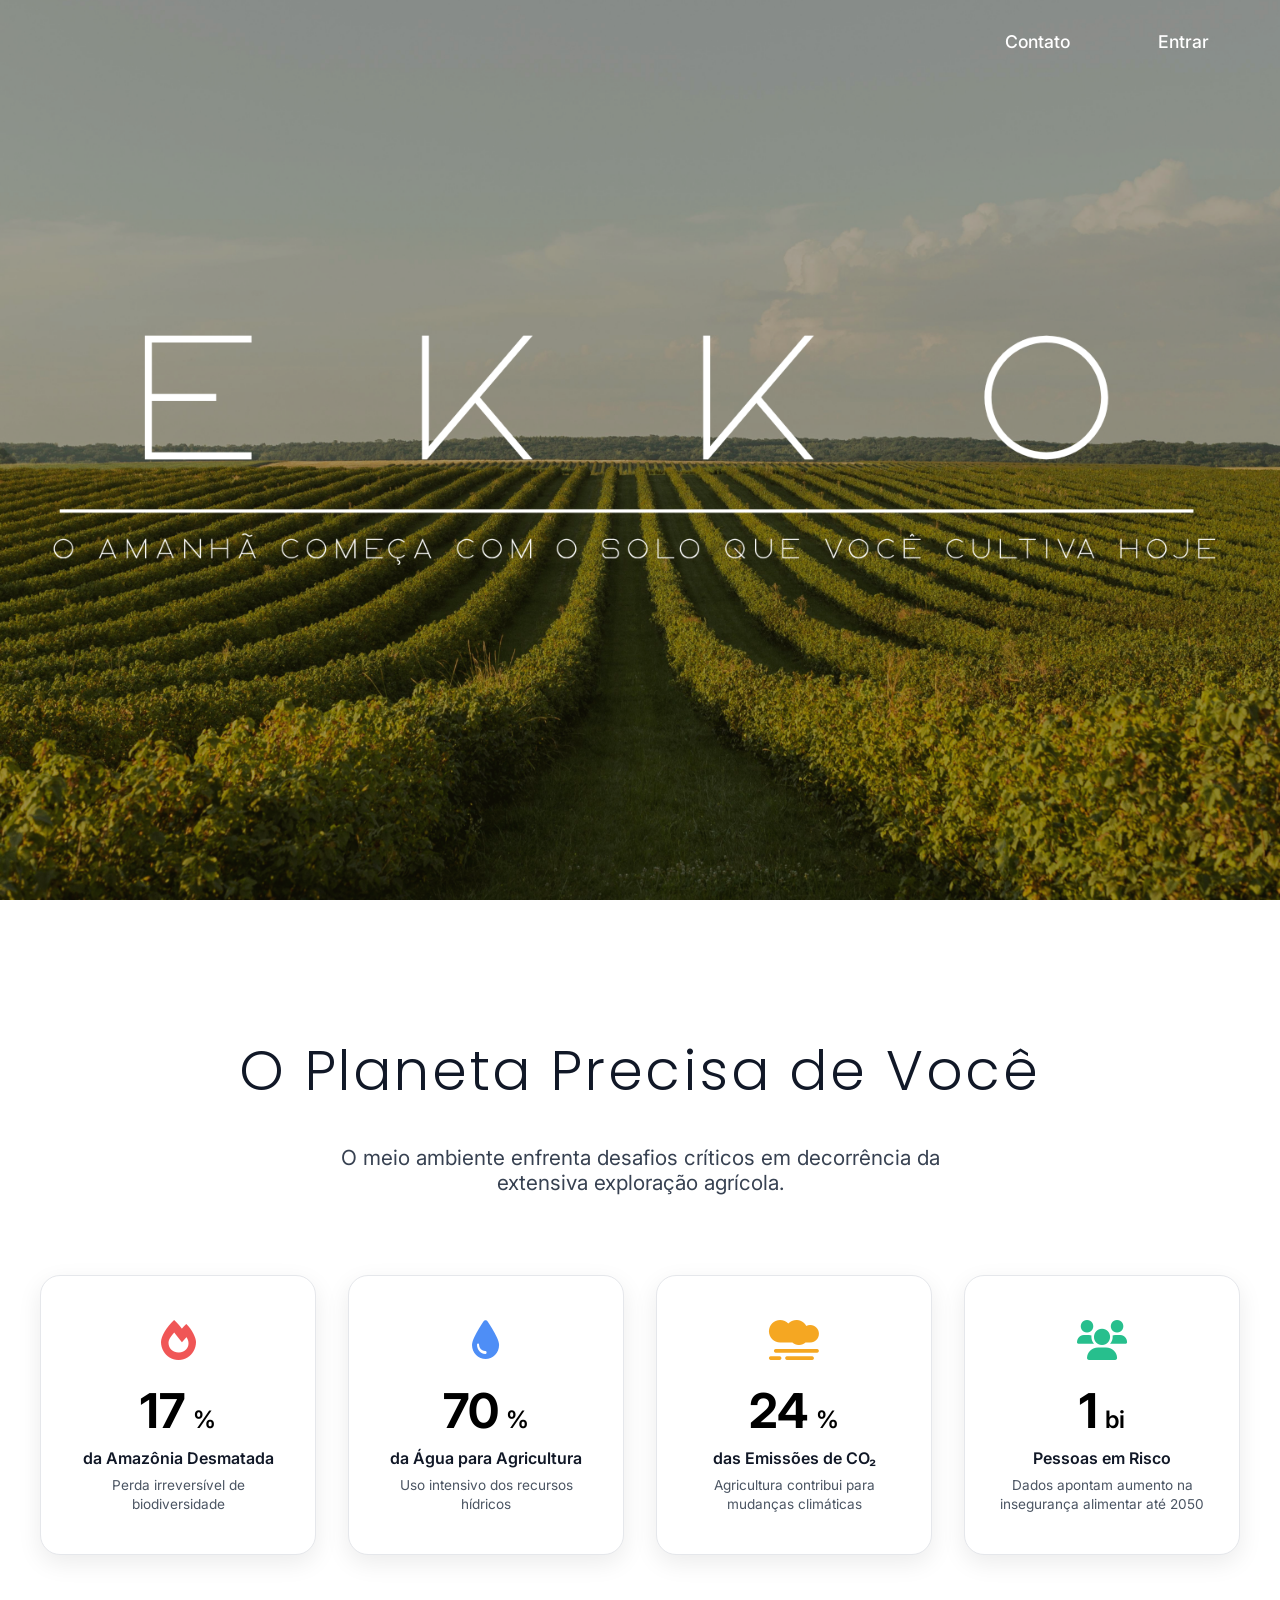
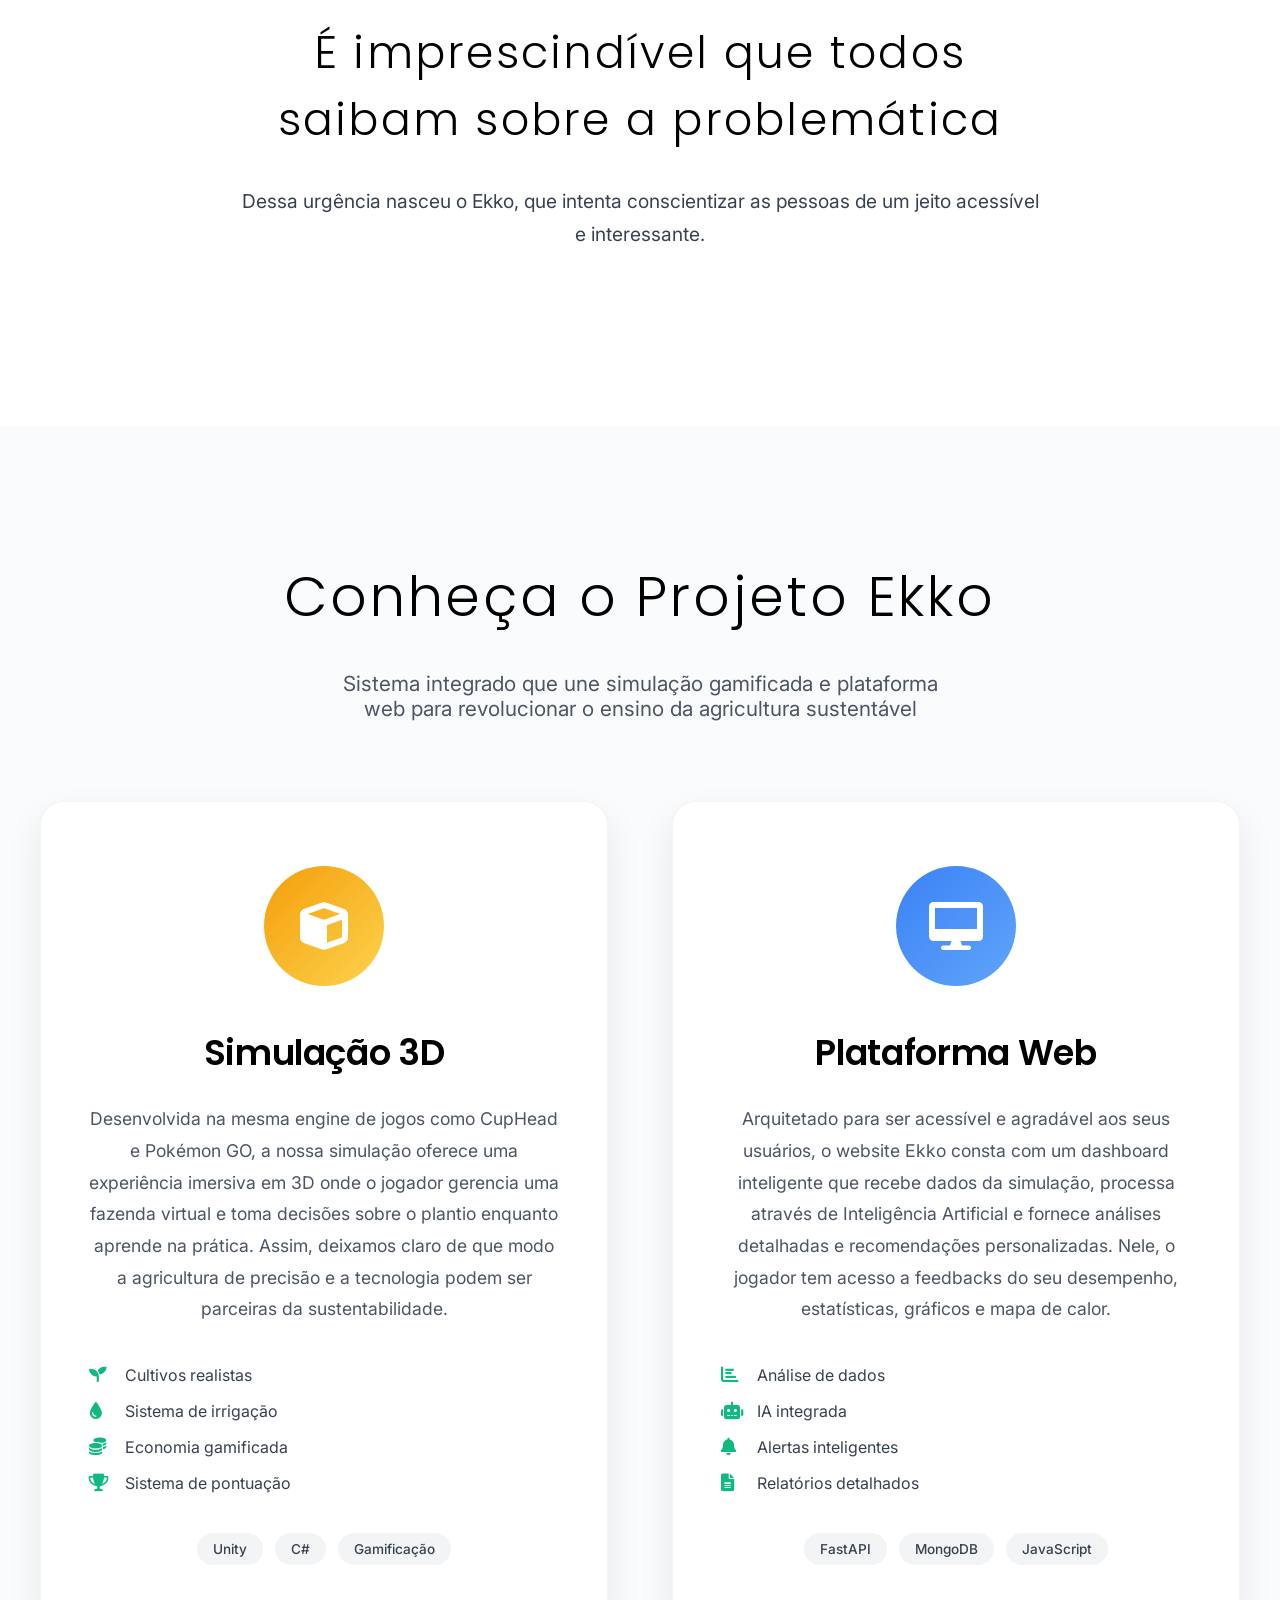
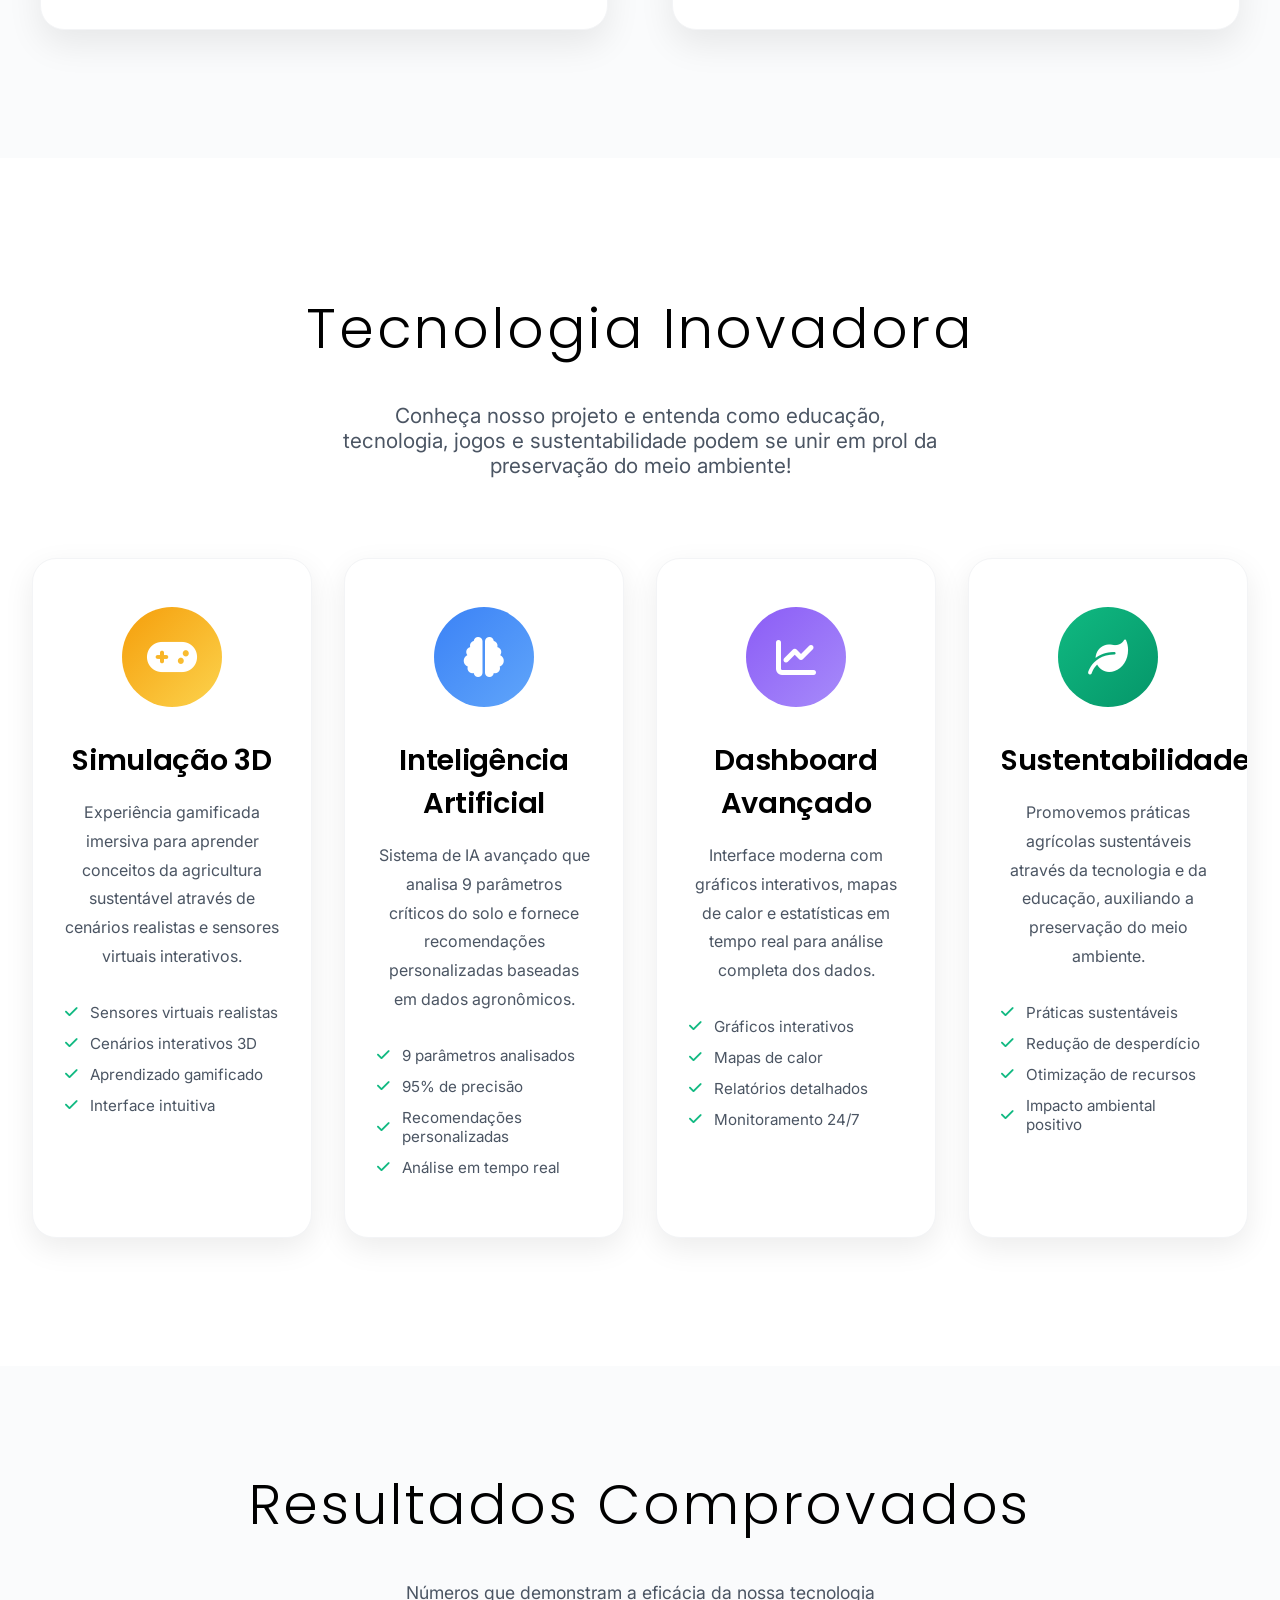
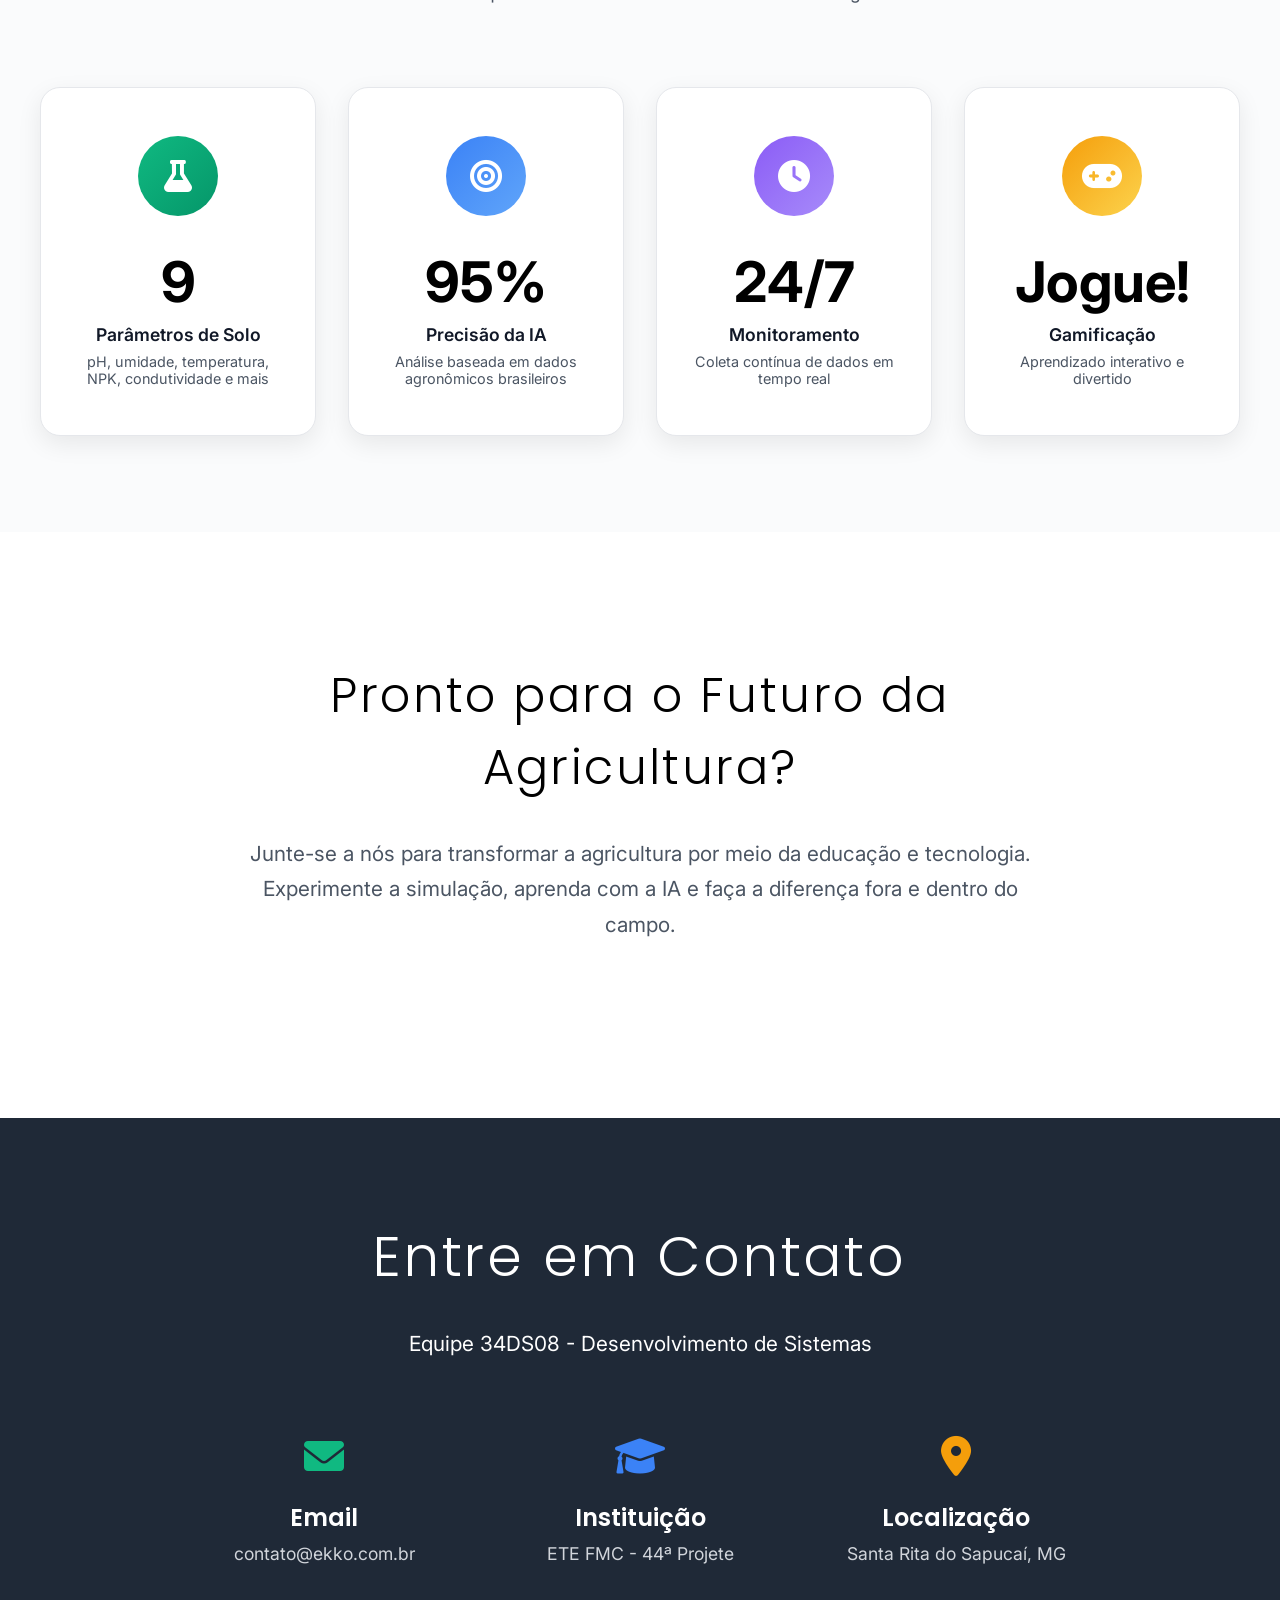
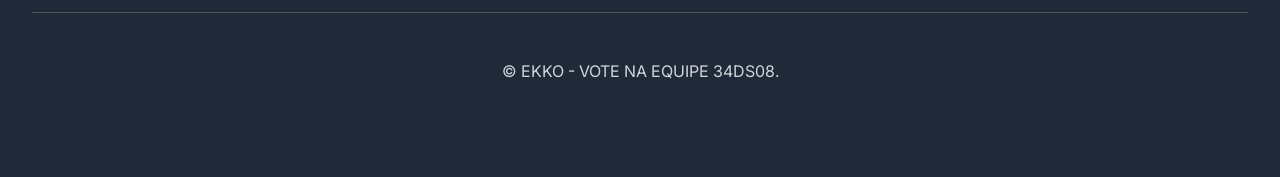
<file: Frontend/pages/index.html>
<!DOCTYPE html>
<html lang="pt-BR">
<head>
    <meta charset="UTF-8">
    <meta name="viewport" content="width=device-width, initial-scale=1.0">
    <title>EKKO - Agricultura Inteligente Unity</title>
    <link href="https://cdnjs.cloudflare.com/ajax/libs/font-awesome/6.0.0/css/all.min.css" rel="stylesheet">
    <link href="https://fonts.googleapis.com/css2?family=Inter:wght@300;400;500;600;700&family=Poppins:wght@300;400;500;600;700&display=swap" rel="stylesheet">
    <link href="../css/index.css" rel="stylesheet">

</head>
<body>
    <header>
        <nav class="navigation">
            <a href="#contato" class="btn-contact">Contato</a>
            <a href="login.html" class="btn-login">Entrar</a>
        </nav>
    </header>

    <!-- Hero Section -->
    <section class="hero-section"></section>

    <!-- Environmental Call-to-Action Section -->
    <section class="environmental-cta-section">
        <div class="environmental-bg"></div>
        
        <div class="section-header">
            <h2 class="section-title" style="color: var(--gray-900);">O Planeta Precisa de Você</h2>
            <p class="section-subtitle" style="color: var(--gray-700);">
                O meio ambiente enfrenta desafios críticos em decorrência da extensiva exploração agrícola.
            </p>
        </div>
        
        <div class="environmental-stats">
            <div class="env-stat-card">
                <div class="env-stat-icon">
                    <i class="fas fa-fire"></i>
                </div>
                <div class="env-stat-number" data-target="17">0</div>
                <div class="env-stat-unit">%</div>
                <div class="env-stat-label">da Amazônia Desmatada</div>
                <div class="env-stat-description">Perda irreversível de biodiversidade</div>
            </div>
            
            <div class="env-stat-card">
                <div class="env-stat-icon">
                    <i class="fas fa-tint"></i>
                </div>
                <div class="env-stat-number" data-target="70">0</div>
                <div class="env-stat-unit">%</div>
                <div class="env-stat-label">da Água para Agricultura</div>
                <div class="env-stat-description">Uso intensivo dos recursos hídricos</div>
            </div>
            
            <div class="env-stat-card">
                <div class="env-stat-icon">
                    <i class="fas fa-smog"></i>
                </div>
                <div class="env-stat-number" data-target="24">0</div>
                <div class="env-stat-unit">%</div>
                <div class="env-stat-label">das Emissões de CO₂</div>
                <div class="env-stat-description">Agricultura contribui para mudanças climáticas</div>
            </div>
            
            <div class="env-stat-card">
                <div class="env-stat-icon">
                    <i class="fas fa-users"></i>
                </div>
                <div class="env-stat-number" data-target="1">0</div>
                <div class="env-stat-unit">bi</div>
                <div class="env-stat-label">Pessoas em Risco</div>
                <div class="env-stat-description">Dados apontam aumento na insegurança alimentar até 2050</div>
            </div>
        </div>
        
        <div class="environmental-message">
            <h3 class="env-message-title">É imprescindível que todos saibam sobre a problemática </h3>
            <p class="env-message-text">
                Dessa urgência nasceu o Ekko, que intenta conscientizar as pessoas de um jeito acessível e interessante.
            </p>
            

        </div>
    </section>

    <!-- About EKKO Section -->
    <section class="about-ekko-section">
        <div class="section-header">
            <h2 class="section-title">Conheça o Projeto Ekko</h2>
            <p class="section-subtitle">
                Sistema integrado que une simulação gamificada e plataforma web para revolucionar o ensino da agricultura sustentável
            </p>
        </div>
        
        <div class="about-cards">
            <div class="about-card simulation">
                <div class="about-icon">
                    <i class="fas fa-cube"></i>
                </div>
                <h3 class="about-title">Simulação 3D</h3>
                <p class="about-description">
                    Desenvolvida na mesma engine de jogos como CupHead e Pokémon GO, a nossa simulação oferece uma experiência 
                    imersiva em 3D onde o jogador gerencia uma fazenda virtual e toma decisões sobre o plantio
                    enquanto aprende na prática. Assim, deixamos claro de que modo a agricultura de precisão e a tecnologia podem ser 
                    parceiras da sustentabilidade.
                </p>
                <ul class="about-features">
                    <li><i class="fas fa-seedling"></i> Cultivos realistas</li>
                    <li><i class="fas fa-tint"></i> Sistema de irrigação</li>
                    <li><i class="fas fa-coins"></i> Economia gamificada</li>
                    <li><i class="fas fa-trophy"></i> Sistema de pontuação</li>
                </ul>
                <div class="about-tech">
                    <span class="tech-badge">Unity </span>
                    <span class="tech-badge">C#</span>
                    <span class="tech-badge">Gamificação</span>
                </div>
            </div>
            
            <div class="about-card platform">
                <div class="about-icon">
                    <i class="fas fa-desktop"></i>
                </div>
                <h3 class="about-title">Plataforma Web</h3>
                <p class="about-description">
                    Arquitetado para ser acessível e agradável aos seus usuários, o website Ekko 
                    consta com um dashboard inteligente que recebe dados da simulação, processa 
                    através de Inteligência Artificial e fornece análises detalhadas e recomendações personalizadas. 
                    Nele, o jogador tem acesso a feedbacks do seu desempenho, estatísticas, gráficos e mapa de calor.
                </p>
                <ul class="about-features">
                    <li><i class="fas fa-chart-bar"></i> Análise de dados</li>
                    <li><i class="fas fa-robot"></i> IA integrada</li>
                    <li><i class="fas fa-bell"></i> Alertas inteligentes</li>
                    <li><i class="fas fa-file-alt"></i> Relatórios detalhados</li>
                </ul>
                <div class="about-tech">
                    <span class="tech-badge">FastAPI</span>
                    <span class="tech-badge">MongoDB</span>
                    <span class="tech-badge">JavaScript</span>
                </div>
            </div>
        </div>
    </section>
        
    <!-- Features Section -->
    <section id="features" class="features-section">
        <div class="section-header">
            <h2 class="section-title">Tecnologia Inovadora</h2>
            <p class="section-subtitle">
                Conheça nosso projeto e entenda como educação, tecnologia, jogos e 
                sustentabilidade podem se unir em prol da preservação do meio ambiente!
            </p>
        </div>
        
        <div class="features-grid">
            <div class="feature-card">
                <div class="feature-icon unity">
                    <i class="fas fa-gamepad"></i>
                </div>
                <h3 class="feature-title">Simulação 3D</h3>
                <p class="feature-description">
                    Experiência gamificada imersiva para aprender conceitos da agricultura sustentável 
                    através de cenários realistas e sensores virtuais interativos.
                </p>
                <ul class="feature-details">
                    <li><i class="fas fa-check"></i> Sensores virtuais realistas</li>
                    <li><i class="fas fa-check"></i> Cenários interativos 3D</li>
                    <li><i class="fas fa-check"></i> Aprendizado gamificado</li>
                    <li><i class="fas fa-check"></i> Interface intuitiva</li>
                </ul>
            </div>
            
            <div class="feature-card">
                <div class="feature-icon ai">
                    <i class="fas fa-brain"></i>
                </div>
                <h3 class="feature-title">Inteligência Artificial</h3>
                <p class="feature-description">
                    Sistema de IA avançado que analisa 9 parâmetros críticos do solo e 
                    fornece recomendações personalizadas baseadas em dados agronômicos.
                </p>
                <ul class="feature-details">
                    <li><i class="fas fa-check"></i> 9 parâmetros analisados</li>
                    <li><i class="fas fa-check"></i> 95% de precisão</li>
                    <li><i class="fas fa-check"></i> Recomendações personalizadas</li>
                    <li><i class="fas fa-check"></i> Análise em tempo real</li>
                </ul>
            </div>
            
            <div class="feature-card">
                <div class="feature-icon analytics">
                    <i class="fas fa-chart-line"></i>
                </div>
                <h3 class="feature-title">Dashboard Avançado</h3>
                <p class="feature-description">
                    Interface moderna com gráficos interativos, mapas de calor e 
                    estatísticas em tempo real para análise completa dos dados.
                </p>
                <ul class="feature-details">
                    <li><i class="fas fa-check"></i> Gráficos interativos</li>
                    <li><i class="fas fa-check"></i> Mapas de calor</li>
                    <li><i class="fas fa-check"></i> Relatórios detalhados</li>
                    <li><i class="fas fa-check"></i> Monitoramento 24/7</li>
                </ul>
            </div>
            
            <div class="feature-card">
                <div class="feature-icon sustainability">
                    <i class="fas fa-leaf"></i>
                </div>
                <h3 class="feature-title">Sustentabilidade</h3>
                <p class="feature-description">
                    Promovemos práticas agrícolas sustentáveis através da tecnologia e da educação, 
                    auxiliando a preservação do meio ambiente.
                </p>
                <ul class="feature-details">
                    <li><i class="fas fa-check"></i> Práticas sustentáveis</li>
                    <li><i class="fas fa-check"></i> Redução de desperdício</li>
                    <li><i class="fas fa-check"></i> Otimização de recursos</li>
                    <li><i class="fas fa-check"></i> Impacto ambiental positivo</li>
                </ul>
            </div>
        </div>
    </section>

    <!-- Stats Section -->
    <section class="stats-section">
        <div class="stats-bg"></div>
        
        <div class="section-header">
            <h2 class="section-title">Resultados Comprovados</h2>
            <p class="section-subtitle" style="color: var(--gray-600); font-size: 1.1rem; font-weight: 400; line-height: 1.6; max-width: 600px; margin: 0 auto;">
                Números que demonstram a eficácia da nossa tecnologia
            </p>
        </div>
        
        <div class="stats-grid">
            <div class="stat-card">
                <div class="stat-icon" style="background: linear-gradient(135deg, var(--secondary-green), var(--primary-green));">
                    <i class="fas fa-flask"></i>
                </div>
                <div class="stat-number" data-target="9">0</div>
                <div class="stat-label">Parâmetros de Solo</div>
                <div class="stat-description">pH, umidade, temperatura, NPK, condutividade e mais</div>
            </div>
            
            <div class="stat-card">
                <div class="stat-icon" style="background: linear-gradient(135deg, var(--tech-blue), #60A5FA);">
                    <i class="fas fa-bullseye"></i>
                </div>
                <div class="stat-number" data-target="95">0</div>
                <div class="stat-label">Precisão da IA</div>
                <div class="stat-description">Análise baseada em dados agronômicos brasileiros</div>
            </div>
            
            <div class="stat-card">
                <div class="stat-icon" style="background: linear-gradient(135deg, var(--purple), #A78BFA);">
                    <i class="fas fa-clock"></i>
                </div>
                <div class="stat-number">24/7</div>
                <div class="stat-label">Monitoramento</div>
                <div class="stat-description">Coleta contínua de dados em tempo real</div>
            </div>
            
            <div class="stat-card">
                <div class="stat-icon" style="background: linear-gradient(135deg, var(--orange), #FCD34D);">
                    <i class="fas fa-gamepad"></i>
                </div>
                <div class="stat-number">Jogue!</div>
                <div class="stat-label">Gamificação</div>
                <div class="stat-description">Aprendizado interativo e divertido</div>
            </div>
        </div>
    </section>

    <!-- CTA Section -->
    <section class="cta-section">
        <div class="cta-content">
            <h2 class="cta-title">Pronto para o Futuro da Agricultura?</h2>
            <p class="cta-description">                
                Junte-se a nós para transformar a agricultura por meio da educação e tecnologia.
                Experimente a simulação, aprenda com a IA e faça a diferença fora e dentro do campo.
            </p>
        </div>
    </section>

    <!-- Contact Section -->
    <section id="contato" class="contact-section">
        <div class="section-header">
            <h2 class="section-title">Entre em Contato</h2>
            <p class="section-subtitle">
                Equipe 34DS08 - Desenvolvimento de Sistemas
            </p>
        </div>
        
        <div class="contact-grid">
            <div class="contact-item">
                <i class="fas fa-envelope contact-icon green"></i>
                <h3 class="contact-title">Email</h3>
                <p class="contact-info">contato@ekko.com.br</p>
            </div>
            
            <div class="contact-item">
                <i class="fas fa-graduation-cap contact-icon blue"></i>
                <h3 class="contact-title">Instituição</h3>
                <p class="contact-info">ETE FMC - 44ª Projete</p>
            </div>
            
            <div class="contact-item">
                <i class="fas fa-map-marker-alt contact-icon orange"></i>
                <h3 class="contact-title">Localização</h3>
                <p class="contact-info">Santa Rita do Sapucaí, MG</p>
            </div>
        </div>
        
        <div class="footer">
            <p>&copy; EKKO - VOTE NA EQUIPE 34DS08.</p>
        </div>
    </section>

    <script src="../js/index.js"></script>
</body>
</html>
</file>
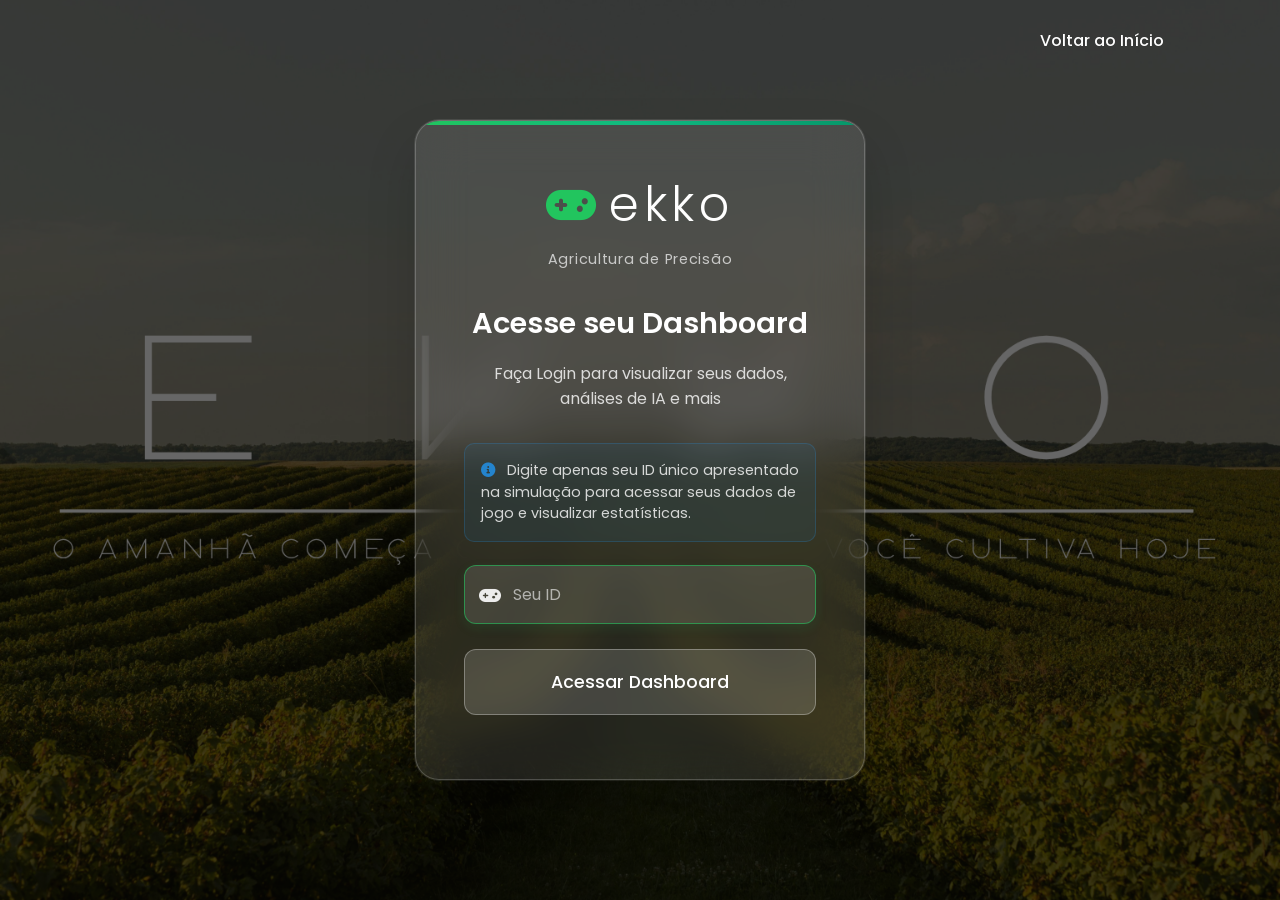
<file: Frontend/pages/login.html>
<!DOCTYPE html>
<html lang="pt-BR">
<head>
    <meta charset="UTF-8">
    <meta name="viewport" content="width=device-width, initial-scale=1.0">
    <title>EKKO Unity - Login</title>
    <link href="https://cdnjs.cloudflare.com/ajax/libs/font-awesome/6.0.0/css/all.min.css" rel="stylesheet">
    <link href="https://fonts.googleapis.com/css2?family=Poppins:wght@300;400;500;600;700&display=swap" rel="stylesheet">
    <link href="../css/login.css" rel="stylesheet">
</head>
<body>
    <header class="header">
        <nav class="nav-links">
            <a href="index.html">Voltar ao Início</a>
        </nav>
    </header>

    <div class="container">
        <div class="logo-container">
            <div class="logo">
                <i class="fas fa-gamepad"></i>
                ekko
            </div>
            <div class="logo-subtitle">Agricultura de Precisão</div>
        </div>
        
        <h2 class="form-title">Acesse seu Dashboard</h2>
        <p class="form-subtitle">Faça Login para visualizar seus dados, análises de IA e mais</p>
        
        <div class="info-box">
            <i class="fas fa-info-circle"></i>
            Digite apenas seu ID único apresentado na simulação para acessar seus dados de jogo e visualizar estatísticas.
        </div>

        <form onsubmit="handleUnityLogin(event)">
            <div class="input-group">
                <input type="text" id="unityId" placeholder="Seu ID" required>
                <i class="fas fa-gamepad input-icon"></i>
            </div>
            <button type="submit" class="submit-btn" id="loginBtn">
                Acessar Dashboard
            </button>
        </form>

        <div id="messageContainer"></div>
    </div>

    <script>
        const baseUrl = `http://${window.location.hostname}:8002`;

        function showMessage(text, type = 'success') {
            const container = document.getElementById('messageContainer');
            container.innerHTML = `<div class="message ${type}"><i class="fas ${type === 'success' ? 'fa-check-circle' : 'fa-exclamation-circle'}"></i> ${text}</div>`;
            setTimeout(() => container.innerHTML = '', 5000);
        }

        async function handleUnityLogin(event) {
            event.preventDefault();
            
            const unityId = document.getElementById('unityId').value.trim();
            const btn = document.getElementById('loginBtn');
            
            if (!unityId) {
                showMessage('Por favor, digite seu ID', 'error');
                return;
            }
            
            btn.disabled = true;
            btn.innerHTML = '<span class="loading"><i class="fas fa-spinner"></i> Verificando Unity ID...</span>';
            
            try {
                const response = await fetch(`${baseUrl}/unity/login/${unityId}`);
                
                if (response.ok) {
                    const userData = await response.json();
                    showMessage(`Bem-vindo! Redirecionando...`, 'success');
                    
                    localStorage.setItem('unityId', unityId);
                    localStorage.setItem('unityUser', JSON.stringify(userData));
                    
                    setTimeout(() => {
                        window.location.href = `dashboard.html?unityId=${unityId}`;
                    }, 1500);
                } else {
                    const errorData = await response.json();
                    showMessage(errorData.detail || 'ID não encontrado', 'error');
                }
            } catch (error) {
                showMessage('Erro de conexão com o servidor', 'error');
            } finally {
                btn.disabled = false;
                btn.innerHTML = 'Acessar Dashboard';
            }
        }

        // Header scroll effect
        window.addEventListener('scroll', function() {
            const header = document.querySelector('.header');
            if (window.scrollY > 50) {
                header.classList.add('scrolled');
            } else {
                header.classList.remove('scrolled');
            }
        });

        // Auto-focus no input
        document.addEventListener('DOMContentLoaded', () => {
            const input = document.getElementById('unityId');
            const icon = document.querySelector('.input-icon');
            
            input.focus();
            
            // Mostrar ícone em preto quando usuário digita
            input.addEventListener('input', () => {
                if (input.value.trim().length > 0) {
                    icon.classList.add('active');
                } else {
                    icon.classList.remove('active');
                }
            });
        });
    </script>
</body>
</html>
</file>
<file: Frontend/css/index.css>
:root {
    --primary-green: #059669;
    --secondary-green: #10B981;
    --tech-blue: #3B82F6;
    --purple: #8B5CF6;
    --orange: #F59E0B;
    --gray-50: #F9FAFB;
    --gray-100: #F3F4F6;
    --gray-200: #E5E7EB;
    --gray-600: #4B5563;
    --gray-700: #374151;
    --gray-800: #1F2937;
    --gray-900: #111827;
    --white: #ffffff;
}

* {
    margin: 0;
    padding: 0;
    box-sizing: border-box;
}

body {
    font-family: 'Inter', -apple-system, BlinkMacSystemFont, 'Segoe UI', sans-serif;
    overflow-x: hidden;
}

/* Header */
header {
    position: fixed;
    top: 0;
    left: 0;
    width: 100%;
    padding: 1rem 2rem;
    z-index: 1000;
    transition: all 0.3s cubic-bezier(0.4, 0, 0.2, 1);
}

header.scrolled {
    background: rgba(0, 0, 0, 0.3);
    backdrop-filter: blur(20px);
}

.navigation {
    display: flex;
    align-items: center;
    gap: 1rem;
    justify-content: flex-end;
    width: 100%;
}

.navigation a {
    color: white;
    text-decoration: none;
    font-weight: 500;
    transition: all 0.3s ease;
}

.btn-login, .btn-contact {
    width: 130px;
    height: 50px;
    background: transparent;
    border: none;
    border-radius: 6px;
    cursor: pointer;
    font-size: 1.1em;
    color: white;
    font-weight: 500;
    transition: .5s;
    text-decoration: none;
    display: flex;
    align-items: center;
    justify-content: center;
}

.btn-login:hover, .btn-contact:hover {
    background: white;
    color: #162312;
}

header.scrolled .navigation a {
    color: white;
}

header.scrolled .btn-login, header.scrolled .btn-contact {
    color: white;
}

header.scrolled .btn-login:hover, header.scrolled .btn-contact:hover {
    background: rgba(255, 255, 255, 0.2);
    color: white;
}

/* Hero Section */
.hero-section {
    min-height: 100vh;
    background: url('../assets/images/Fundo_menu.png') no-repeat;
    background-size: cover;
    background-position: center;
    position: relative;
    display: flex;
    align-items: flex-end;
    justify-content: center;
    padding-bottom: 8rem;
}

/* Welcome Section */
.welcome-section {
    padding: 8rem 2rem;
    background: linear-gradient(135deg, #f8fafc 0%, #ffffff 100%);
    position: relative;
    overflow: hidden;
}

.welcome-section::before {
    content: '';
    position: absolute;
    top: 0;
    left: 0;
    right: 0;
    bottom: 0;
    background: url('data:image/svg+xml,<svg xmlns="http://www.w3.org/2000/svg" viewBox="0 0 100 100"><defs><pattern id="grain" width="100" height="100" patternUnits="userSpaceOnUse"><circle cx="50" cy="50" r="0.5" fill="%23059669" opacity="0.03"/></pattern></defs><rect width="100" height="100" fill="url(%23grain)"/></svg>') repeat;
    pointer-events: none;
}

.welcome-container {
    max-width: 1200px;
    margin: 0 auto;
    display: grid;
    grid-template-columns: 1fr 1.2fr;
    gap: 6rem;
    align-items: center;
    position: relative;
    z-index: 2;
}

.welcome-image {
    position: relative;
    display: flex;
    justify-content: center;
    align-items: center;
}

.welcome-img {
    width: 100%;
    max-width: 400px;
    height: auto;
    border-radius: 24px;
    box-shadow: 0 25px 50px rgba(5, 150, 105, 0.15);
    transition: all 0.4s cubic-bezier(0.4, 0, 0.2, 1);
    position: relative;
}

.welcome-img:hover {
    transform: translateY(-8px) scale(1.02);
    box-shadow: 0 35px 70px rgba(5, 150, 105, 0.25);
}

.welcome-image::before {
    content: '';
    position: absolute;
    top: -20px;
    left: -20px;
    right: -20px;
    bottom: -20px;
    background: linear-gradient(135deg, var(--secondary-green), var(--tech-blue));
    border-radius: 32px;
    opacity: 0.1;
    z-index: -1;
    transition: all 0.4s ease;
}

.welcome-image:hover::before {
    opacity: 0.2;
    transform: scale(1.05);
}

.welcome-content {
    padding-left: 2rem;
}

.welcome-title {
    font-family: 'Playfair Display', 'Georgia', serif;
    font-size: 4.5rem;
    font-weight: 300;
    color: #1a202c;
    margin-bottom: 1rem;
    line-height: 1.1;
    letter-spacing: -0.02em;
    background: linear-gradient(135deg, #1a202c 0%, var(--secondary-green) 100%);
    -webkit-background-clip: text;
    -webkit-text-fill-color: transparent;
    background-clip: text;
    animation: fadeInUp 0.8s ease;
    position: relative;
}

.welcome-title::after {
    content: '';
    position: absolute;
    bottom: -10px;
    left: 0;
    width: 80px;
    height: 3px;
    background: linear-gradient(90deg, var(--secondary-green), var(--tech-blue));
    border-radius: 2px;
    animation: slideInLeft 1s ease 0.5s both;
}

.welcome-subtitle {
    font-family: 'Inter', sans-serif;
    font-size: 1.4rem;
    font-weight: 500;
    color: var(--secondary-green);
    margin-bottom: 2rem;
    text-transform: uppercase;
    letter-spacing: 0.1em;
    animation: fadeInUp 0.8s ease 0.2s both;
}

.welcome-description {
    font-family: 'Inter', sans-serif;
    font-size: 1.2rem;
    line-height: 1.8;
    color: var(--gray-600);
    margin-bottom: 3rem;
    animation: fadeInUp 0.8s ease 0.4s both;
}

.welcome-features {
    display: flex;
    flex-direction: column;
    gap: 1.5rem;
    animation: fadeInUp 0.8s ease 0.6s both;
}

.welcome-feature {
    display: flex;
    align-items: center;
    gap: 1rem;
    padding: 1rem 0;
    border-bottom: 1px solid rgba(5, 150, 105, 0.1);
    transition: all 0.3s ease;
}

.welcome-feature:hover {
    padding-left: 1rem;
    background: rgba(5, 150, 105, 0.05);
    border-radius: 8px;
    border-bottom-color: transparent;
}

.welcome-feature i {
    font-size: 1.5rem;
    color: var(--secondary-green);
    width: 24px;
    text-align: center;
    transition: all 0.3s ease;
}

.welcome-feature:hover i {
    transform: scale(1.2);
    color: var(--primary-green);
}

.welcome-feature span {
    font-family: 'Inter', sans-serif;
    font-size: 1.1rem;
    font-weight: 500;
    color: var(--gray-700);
    transition: color 0.3s ease;
}

.welcome-feature:hover span {
    color: var(--gray-900);
}





@keyframes fadeInUp {
    from {
        opacity: 0;
        transform: translateY(30px);
    }
    to {
        opacity: 1;
        transform: translateY(0);
    }
}

@keyframes titleFadeIn {
    from {
        opacity: 0;
        transform: translateY(20px);
    }
    to {
        opacity: 1;
        transform: translateY(0);
    }
}

@keyframes slideInLeft {
    from {
        opacity: 0;
        transform: translateX(-30px);
        width: 0;
    }
    to {
        opacity: 1;
        transform: translateX(0);
        width: 80px;
    }
}

/* About EKKO Section */
.about-ekko-section {
    padding: 8rem 2rem;
    background: #FAFBFC;
    position: relative;
}

.about-cards {
    display: grid;
    grid-template-columns: 1fr 1fr;
    gap: 4rem;
    max-width: 1200px;
    margin: 0 auto;
}

.about-card {
    background: #ffffff;
    padding: 4rem 3rem;
    border-radius: 24px;
    box-shadow: 0 15px 35px rgba(0, 0, 0, 0.08);
    border: 1px solid var(--gray-100);
    transition: all 0.4s cubic-bezier(0.4, 0, 0.2, 1);
    position: relative;
    overflow: hidden;
}

.about-card::before {
    content: '';
    position: absolute;
    top: 0;
    left: 0;
    right: 0;
    height: 4px;
    transform: scaleX(0);
    transition: transform 0.4s ease;
}

.about-card.simulation::before {
    background: linear-gradient(90deg, var(--orange), #FCD34D);
}

.about-card.platform::before {
    background: linear-gradient(90deg, var(--tech-blue), #60A5FA);
}

.about-card:hover::before {
    transform: scaleX(1);
}

.about-card:hover {
    transform: translateY(-12px);
    box-shadow: 0 25px 50px rgba(0, 0, 0, 0.15);
}

.about-icon {
    width: 120px;
    height: 120px;
    border-radius: 50%;
    display: flex;
    align-items: center;
    justify-content: center;
    margin: 0 auto 2.5rem;
    font-size: 3rem;
    color: white;
    position: relative;
}

.about-card.simulation .about-icon {
    background: linear-gradient(135deg, var(--orange), #FCD34D);
}

.about-card.platform .about-icon {
    background: linear-gradient(135deg, var(--tech-blue), #60A5FA);
}

.about-title {
    font-family: 'Poppins', sans-serif;
    font-size: 2.2rem;
    font-weight: 600;
    color: #000000;
    margin-bottom: 1.5rem;
    text-align: center;
    letter-spacing: -0.01em;
}

.about-description {
    color: var(--gray-600);
    line-height: 1.8;
    text-align: center;
    margin-bottom: 2.5rem;
    font-size: 1.1rem;
}

.about-features {
    list-style: none;
    margin-bottom: 2.5rem;
}

.about-features li {
    display: flex;
    align-items: center;
    gap: 1rem;
    margin-bottom: 1rem;
    color: var(--gray-700);
    font-size: 1rem;
}

.about-features li i {
    color: var(--secondary-green);
    font-size: 1.1rem;
    width: 20px;
}

.about-tech {
    display: flex;
    gap: 0.75rem;
    justify-content: center;
    flex-wrap: wrap;
}

.tech-badge {
    background: var(--gray-100);
    color: var(--gray-700);
    padding: 0.5rem 1rem;
    border-radius: 20px;
    font-size: 0.85rem;
    font-weight: 500;
    transition: all 0.3s ease;
}

.about-card.simulation .tech-badge:hover {
    background: var(--orange);
    color: white;
}

.about-card.platform .tech-badge:hover {
    background: var(--tech-blue);
    color: white;
}

/* Interactive Features Section */
.features-section {
    padding: 8rem 2rem;
    background: #ffffff;
    position: relative;
}

.section-header {
    text-align: center;
    margin-bottom: 5rem;
}

.section-title {
    font-family: 'Poppins', sans-serif;
    font-size: 3.5rem;
    font-weight: 300;
    color: #000000;
    margin-bottom: 2rem;
    letter-spacing: 0.05em;
    animation: fadeInUp 0.8s ease;
    transition: transform 0.3s ease;
}

.section-title:hover {
    transform: translateY(-2px);
}

.contact-section .section-title {
    color: #ffffff;
}

.about-ekko-section .section-title,
.stats-section .section-title {
    color: #000000;
}

.about-ekko-section .section-title:hover,
.stats-section .section-title:hover,
.contact-section .section-title:hover {
    transform: translateY(-2px);
}

.contact-section .section-subtitle {
    color: #ffffff;
}

.about-ekko-section .section-subtitle,
.stats-section .section-subtitle {
    color: var(--gray-600);
}

.section-subtitle {
    font-size: 1.3rem;
    color: var(--gray-600);
    max-width: 600px;
    margin: 0 auto;
}

.stats-section .section-subtitle {
    color: #000000;
    font-weight: 600;
}

.features-grid {
    display: grid;
    grid-template-columns: repeat(4, 1fr);
    gap: 2rem;
    max-width: 1400px;
    margin: 0 auto;
}

.feature-card {
    background: var(--white);
    padding: 3rem 2rem;
    border-radius: 24px;
    box-shadow: 0 10px 30px rgba(0, 0, 0, 0.08);
    border: 1px solid var(--gray-100);
    transition: all 0.4s cubic-bezier(0.4, 0, 0.2, 1);
    position: relative;
    overflow: hidden;
    cursor: pointer;
}

.feature-card::before {
    content: '';
    position: absolute;
    top: 0;
    left: 0;
    right: 0;
    height: 4px;
    background: linear-gradient(90deg, var(--secondary-green), var(--tech-blue), var(--purple));
    transform: scaleX(0);
    transition: transform 0.4s ease;
}

.feature-card:hover::before {
    transform: scaleX(1);
}

.feature-card:hover {
    transform: translateY(-12px);
    box-shadow: 0 25px 50px rgba(0, 0, 0, 0.15);
}

.feature-icon {
    width: 100px;
    height: 100px;
    border-radius: 50%;
    display: flex;
    align-items: center;
    justify-content: center;
    margin: 0 auto 2rem;
    font-size: 2.5rem;
    color: white;
    position: relative;
    overflow: hidden;
}

.feature-icon.unity {
    background: linear-gradient(135deg, var(--orange), #FCD34D);
}

.feature-icon.ai {
    background: linear-gradient(135deg, var(--tech-blue), #60A5FA);
}

.feature-icon.analytics {
    background: linear-gradient(135deg, var(--purple), #A78BFA);
}

.feature-icon.sustainability {
    background: linear-gradient(135deg, var(--secondary-green), var(--primary-green));
}

.feature-title {
    font-family: 'Poppins', sans-serif;
    font-size: 1.8rem;
    font-weight: 600;
    color: #000000;
    margin-bottom: 1rem;
    text-align: center;
    letter-spacing: -0.01em;
}

.feature-description {
    color: var(--gray-600);
    line-height: 1.8;
    text-align: center;
    margin-bottom: 2rem;
}

.feature-details {
    list-style: none;
}

.feature-details li {
    display: flex;
    align-items: center;
    gap: 0.75rem;
    margin-bottom: 0.75rem;
    color: var(--gray-600);
    font-size: 0.95rem;
}

.feature-details li i {
    color: var(--secondary-green);
    font-size: 0.9rem;
}

/* Animated Stats Section */
.stats-section {
    padding: 6rem 2rem;
    background: #FAFBFC;
    color: var(--gray-900);
    position: relative;
    overflow: hidden;
}

.stats-bg {
    position: absolute;
    top: 0;
    left: 0;
    right: 0;
    bottom: 0;
    background: transparent;
}

.stats-grid {
    display: grid;
    grid-template-columns: repeat(4, 1fr);
    gap: 2rem;
    max-width: 1200px;
    margin: 0 auto;
    position: relative;
    z-index: 2;
}

.stat-card {
    text-align: center;
    padding: 3rem 2rem;
    background: #ffffff;
    border-radius: 20px;
    border: 1px solid var(--gray-200);
    transition: all 0.4s ease;
    box-shadow: 0 8px 25px rgba(0, 0, 0, 0.08);
}

.stat-card:hover {
    transform: translateY(-8px);
    background: #ffffff;
    box-shadow: 0 20px 40px rgba(0, 0, 0, 0.15);
}

.stat-icon {
    width: 80px;
    height: 80px;
    border-radius: 50%;
    display: flex;
    align-items: center;
    justify-content: center;
    margin: 0 auto 2rem;
    font-size: 2rem;
    color: white;
}

.stat-number {
    font-family: 'Inter', sans-serif;
    font-size: 3.5rem;
    font-weight: 700;
    margin-bottom: 0.5rem;
    color: #000000;
}

.stat-label {
    font-size: 1.1rem;
    font-weight: 600;
    margin-bottom: 0.5rem;
    color: var(--gray-900);
}

.stat-description {
    font-size: 0.9rem;
    color: var(--gray-600);
}

/* Environmental CTA Section */
.environmental-cta-section {
    padding: 8rem 2rem;
    background: #ffffff;
    color: var(--gray-900);
    position: relative;
    overflow: hidden;
}

.environmental-bg {
    position: absolute;
    top: 0;
    left: 0;
    right: 0;
    bottom: 0;
    background: transparent;
}

.environmental-stats {
    display: grid;
    grid-template-columns: repeat(4, 1fr);
    gap: 2rem;
    max-width: 1200px;
    margin: 0 auto 4rem;
    position: relative;
    z-index: 2;
}

.env-stat-card {
    background: #ffffff;
    border: 1px solid var(--gray-200);
    border-radius: 20px;
    padding: 2.5rem 1.5rem;
    text-align: center;
    transition: all 0.4s cubic-bezier(0.4, 0, 0.2, 1);
    position: relative;
    overflow: hidden;
    box-shadow: 0 8px 25px rgba(0, 0, 0, 0.08);
}

.env-stat-card::before {
    content: '';
    position: absolute;
    top: 0;
    left: 0;
    right: 0;
    height: 3px;
    background: var(--secondary-green);
    transform: scaleX(0);
    transition: transform 0.4s ease;
}

.env-stat-card:hover::before {
    transform: scaleX(1);
}

.env-stat-card:hover {
    transform: translateY(-10px);
    background: #ffffff;
    box-shadow: 0 20px 40px rgba(0, 0, 0, 0.15);
}

.env-stat-icon {
    font-size: 2.5rem;
    margin-bottom: 1rem;
    opacity: 0.9;
}

.env-stat-card:nth-child(1) .env-stat-icon { color: #EF4444; }
.env-stat-card:nth-child(2) .env-stat-icon { color: var(--tech-blue); }
.env-stat-card:nth-child(3) .env-stat-icon { color: var(--orange); }
.env-stat-card:nth-child(4) .env-stat-icon { color: var(--secondary-green); }

.env-stat-number {
    font-family: 'Inter', sans-serif;
    font-size: 3rem;
    font-weight: 700;
    display: inline;
    color: #000000;
}

.env-stat-unit {
    font-family: 'Inter', sans-serif;
    font-size: 1.5rem;
    font-weight: 600;
    display: inline;
    color: #000000;
    margin-left: 0.2rem;
}

.env-stat-label {
    font-size: 1rem;
    font-weight: 600;
    margin: 0.5rem 0;
    color: var(--gray-900);
}

.env-stat-description {
    font-size: 0.85rem;
    color: var(--gray-600);
    line-height: 1.4;
}

.environmental-message {
    text-align: center;
    max-width: 800px;
    margin: 0 auto;
    position: relative;
    z-index: 2;
}

.env-message-title {
    font-family: 'Poppins', sans-serif;
    font-size: 2.8rem;
    font-weight: 300;
    margin-bottom: 2rem;
    color: #000000;
    letter-spacing: 0.05em;
    animation: fadeInUp 0.8s ease;
    transition: transform 0.3s ease;
}

.env-message-title:hover {
    transform: translateY(-2px);
}

.env-message-text {
    font-size: 1.2rem;
    line-height: 1.7;
    margin-bottom: 3rem;
    color: var(--gray-700);
    text-align: center;
}



/* CTA Section */
.cta-section {
    padding: 8rem 2rem;
    background: #ffffff;
    text-align: center;
}

.cta-content {
    max-width: 800px;
    margin: 0 auto;
}

.cta-title {
    font-family: 'Poppins', sans-serif;
    font-size: 3rem;
    font-weight: 300;
    color: #000000;
    margin-bottom: 2rem;
    letter-spacing: 0.05em;
    animation: fadeInUp 0.8s ease;
    transition: transform 0.3s ease;
    text-align: center;
}

.cta-title:hover {
    transform: translateY(-2px);
}

.cta-description {
    font-size: 1.3rem;
    color: var(--gray-600);
    margin-bottom: 3rem;
    line-height: 1.7;
    text-align: center;
}

/* Contact Section */
.contact-section {
    background: #1F2937;
    color: #ffffff;
    padding: 6rem 2rem;
}

.contact-grid {
    display: grid;
    grid-template-columns: repeat(3, 1fr);
    gap: 3rem;
    max-width: 900px;
    margin: 0 auto 3rem;
}

.contact-item {
    text-align: center;
}

.contact-icon {
    font-size: 2.5rem;
    margin-bottom: 1.5rem;
}

.contact-icon.green { color: var(--secondary-green); }
.contact-icon.blue { color: var(--tech-blue); }
.contact-icon.orange { color: var(--orange); }

.contact-title {
    font-family: 'Poppins', sans-serif;
    font-size: 1.5rem;
    font-weight: 600;
    color: #ffffff;
    margin-bottom: 0.5rem;
}

.contact-info {
    color: #D1D5DB;
    font-size: 1.1rem;
}

.footer {
    text-align: center;
    padding-top: 3rem;
    border-top: 1px solid rgba(255, 255, 255, 0.2);
    color: #D1D5DB;
}

/* Responsive */
@media (max-width: 1200px) {
    .features-grid {
        grid-template-columns: repeat(2, 1fr);
    }
    
    .stats-grid {
        grid-template-columns: repeat(2, 1fr);
    }
    
    .environmental-stats {
        grid-template-columns: repeat(2, 1fr);
    }
}

@media (max-width: 768px) {
    .hero-section {
        align-items: center;
        padding-bottom: 2rem;
    }

    .hero-title {
        font-size: 3rem;
    }

    .hero-subtitle {
        font-size: 1.4rem;
    }

    .hero-buttons {
        flex-direction: column;
        align-items: center;
    }

    .section-title {
        font-size: 2.2rem;
    }

    .about-cards {
        grid-template-columns: 1fr;
        gap: 2rem;
    }

    .about-card {
        padding: 3rem 2rem;
    }

    .features-grid {
        grid-template-columns: 1fr;
    }

    .stats-grid {
        grid-template-columns: 1fr;
    }

    .environmental-stats {
        grid-template-columns: 1fr;
    }

    .env-message-title {
        font-size: 2rem;
    }

    .env-cta-buttons {
        flex-direction: column;
        align-items: center;
    }

    .contact-grid {
        grid-template-columns: 1fr;
    }

    .cta-title {
        font-size: 2.2rem;
    }
}
</file>
<file: Frontend/css/login.css>
* {
    margin: 0;
    padding: 0;
    box-sizing: border-box;
    font-family: 'Poppins', sans-serif;
}

body {
    min-height: 100vh;
    background: url('../assets/images/Fundo_menu.png') no-repeat;
    background-size: cover;
    background-position: center;
    display: flex;
    justify-content: center;
    align-items: center;
    position: relative;
}

body::before {
    content: '';
    position: absolute;
    top: 0;
    left: 0;
    right: 0;
    bottom: 0;
    background: rgba(0, 0, 0, 0.6);
    z-index: 1;
}

.header {
    position: fixed;
    top: 0;
    left: 0;
    width: 100%;
    padding: 20px 100px;
    display: flex;
    justify-content: flex-end;
    align-items: center;
    z-index: 1001;
    transition: all 0.3s ease;
}

.header.scrolled {
    background: rgba(0, 0, 0, 0.3);
    backdrop-filter: blur(10px);
}

.nav-links {
    display: flex;
    gap: 2rem;
    align-items: center;
}

.nav-links a {
    color: white;
    text-decoration: none;
    font-weight: 500;
    transition: all 0.3s ease;
    position: relative;
    padding: 0.5rem 1rem;
}

.nav-links a:hover {
    background: rgba(255, 255, 255, 0.1);
    border-radius: 6px;
}

.container {
    position: relative;
    width: 450px;
    background: rgba(255, 255, 255, 0.1);
    border: 1px solid rgba(255, 255, 255, 0.2);
    border-radius: 24px;
    backdrop-filter: blur(25px);
    box-shadow: 0 25px 50px rgba(0, 0, 0, 0.15), 0 0 0 1px rgba(255, 255, 255, 0.1);
    padding: 3rem;
    transform: translateY(50px) scale(0.9);
    opacity: 0;
    animation: slideInUp 0.8s cubic-bezier(0.4, 0, 0.2, 1) forwards;
    z-index: 2;
    overflow: hidden;
}

.container::before {
    content: '';
    position: absolute;
    top: 0;
    left: 0;
    right: 0;
    height: 4px;
    background: linear-gradient(90deg, #22C55E, #10B981, #059669);
    border-radius: 24px 24px 0 0;
}

@keyframes slideInUp {
    to {
        transform: translateY(0) scale(1);
        opacity: 1;
    }
}

.logo-container {
    text-align: center;
    margin-bottom: 2rem;
}

.logo {
    font-family: 'Poppins', sans-serif;
    font-size: 3rem;
    font-weight: 300;
    display: flex;
    align-items: center;
    justify-content: center;
    gap: 0.5rem;
    margin-bottom: 0.5rem;
    letter-spacing: 0.1em;
    color: white;
    text-transform: lowercase;
}

.logo i {
    color: #22C55E;
    font-size: 2.5rem;
}

.logo-subtitle {
    font-size: 0.9rem;
    color: rgba(255, 255, 255, 0.7);
    font-weight: 400;
    letter-spacing: 0.05em;
}

.form-title {
    font-size: 1.8rem;
    color: white;
    text-align: center;
    margin-bottom: 1rem;
    font-weight: 600;
}

.form-subtitle {
    text-align: center;
    color: rgba(255, 255, 255, 0.8);
    margin-bottom: 2rem;
    font-size: 1rem;
}

.input-group {
    position: relative;
    margin-bottom: 1.5rem;
}

.input-group input {
    width: 100%;
    padding: 1rem 3rem 1rem 3rem;
    background: rgba(255, 255, 255, 0.08);
    border: 1px solid rgba(255, 255, 255, 0.15);
    border-radius: 12px;
    color: white;
    font-size: 1rem;
    transition: all 0.3s ease;
    transform: translateY(0);
}

.input-group input:focus {
    outline: none;
    border-color: rgba(34, 197, 94, 0.6);
    background: rgba(255, 255, 255, 0.12);
    transform: translateY(-1px);
    box-shadow: 0 4px 12px rgba(34, 197, 94, 0.1);
}

.input-group input::placeholder {
    color: rgba(255, 255, 255, 0.6);
}

.input-group .input-icon {
    position: absolute;
    left: 1rem;
    top: 50%;
    transform: translateY(-50%);
    color: rgba(255, 255, 255, 0.5);
    background: none;
    transition: all 0.3s ease;
    pointer-events: none;
}

.input-group .input-icon.active {
    color: #22C55E;
    transform: translateY(-50%) scale(1.1);
}

.input-group input:focus ~ .input-icon {
    color: rgba(255, 255, 255, 0.9);
    transform: translateY(-50%) scale(1.1);
}

.submit-btn {
    width: 100%;
    padding: 1.2rem;
    background: rgba(255, 255, 255, 0.15);
    border: 1px solid rgba(255, 255, 255, 0.3);
    border-radius: 12px;
    color: #ffffff;
    font-size: 1.1rem;
    font-weight: 500;
    cursor: pointer;
    transition: all 0.3s ease;
    margin-bottom: 1rem;
}

.submit-btn:hover {
    background: rgba(255, 255, 255, 0.25);
    transform: translateY(-1px);
    box-shadow: 0 6px 15px rgba(0, 0, 0, 0.1);
}

.submit-btn:disabled {
    opacity: 0.6;
    cursor: not-allowed;
    transform: none;
}

.message {
    padding: 1rem;
    border-radius: 8px;
    margin-bottom: 1rem;
    text-align: center;
    font-weight: 500;
    animation: slideDown 0.3s ease;
}

.message.success {
    background: rgba(34, 197, 94, 0.2);
    border: 1px solid rgba(34, 197, 94, 0.3);
    color: #22c55e;
}

.message.error {
    background: rgba(239, 68, 68, 0.2);
    border: 1px solid rgba(239, 68, 68, 0.3);
    color: #ef4444;
}

@keyframes slideDown {
    from {
        opacity: 0;
        transform: translateY(-10px);
    }
    to {
        opacity: 1;
        transform: translateY(0);
    }
}

.loading {
    display: inline-flex;
    align-items: center;
    gap: 0.5rem;
}

.loading i {
    animation: spin 1s linear infinite;
}

@keyframes spin {
    from { transform: rotate(0deg); }
    to { transform: rotate(360deg); }
}

.info-box {
    background: rgba(33, 150, 243, 0.08);
    border: 1px solid rgba(33, 150, 243, 0.2);
    border-radius: 10px;
    padding: 1rem;
    margin-bottom: 1.5rem;
    color: rgba(255, 255, 255, 0.8);
    font-size: 0.9rem;
    line-height: 1.5;
}

.info-box i {
    color: rgba(33, 150, 243, 0.8);
    margin-right: 0.5rem;
}

@media (max-width: 768px) {
    body {
        padding: 1rem;
    }

    .container {
        width: 100%;
        max-width: 400px;
        padding: 2rem 1.5rem;
        margin: 0;
    }

    .header {
        padding: 15px 20px;
    }

    .nav-links {
        gap: 1rem;
    }
    
    .nav-links a {
        font-size: 0.9rem;
        padding: 0.4rem 0.8rem;
    }
    
    .logo {
        font-size: 2.5rem;
    }
    
    .logo i {
        font-size: 2rem;
    }
    
    .form-title {
        font-size: 1.5rem;
    }
    
    .form-subtitle {
        font-size: 0.9rem;
    }
    
    .input-group input {
        padding: 0.9rem 2.5rem 0.9rem 2.5rem;
        font-size: 0.95rem;
    }
    
    .submit-btn {
        padding: 1rem;
        font-size: 1rem;
    }
}

@media (max-width: 480px) {
    .container {
        padding: 1.5rem 1rem;
    }
    
    .logo {
        font-size: 2rem;
    }
    
    .logo i {
        font-size: 1.8rem;
    }
    
    .logo-subtitle {
        font-size: 0.8rem;
    }
    
    .form-title {
        font-size: 1.3rem;
    }
    
    .form-subtitle {
        font-size: 0.85rem;
    }
    
    .info-box {
        font-size: 0.85rem;
        padding: 0.875rem;
    }
}
</file>
